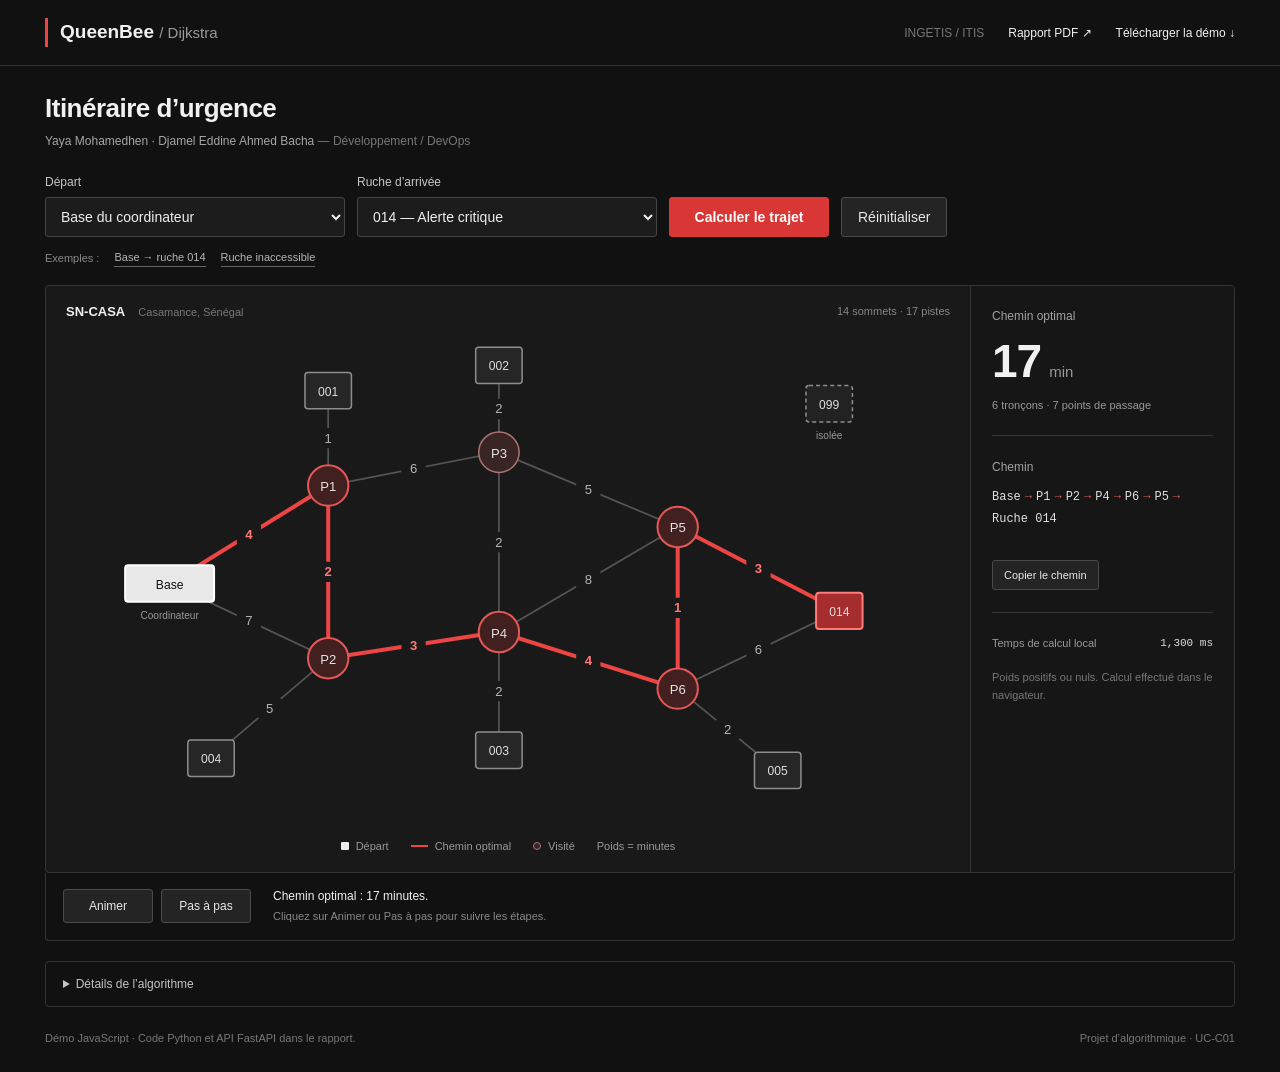
<file: index.html>
<!doctype html>
<html lang="fr">
<head>
  <meta charset="UTF-8">
  <meta name="viewport" content="width=device-width, initial-scale=1">
  <meta name="theme-color" content="#111111">
  <meta name="description" content="Démonstration de l’algorithme de Dijkstra sur le graphe QueenBee SN-CASA.">
  <title>QueenBee — Dijkstra</title>
  <link rel="icon" href="data:image/svg+xml,%3Csvg xmlns='http://www.w3.org/2000/svg' viewBox='0 0 32 32'%3E%3Crect width='32' height='32' rx='3' fill='%23111111'/%3E%3Cpath d='M9 7h9a6 6 0 0 1 0 12h-3l7 6h-7l-6-6z' fill='%23ed4444'/%3E%3C/svg%3E">
  <link rel="stylesheet" href="./style.css">
</head>
<body>
  <a class="skip" href="#demo">Aller au graphe</a>
  <header>
    <a class="brand" href="#">QueenBee <span>/ Dijkstra</span></a>
    <div class="header-links"><span>INGETIS / ITIS</span><a class="report-link" href="./rapport-queenbee.pdf" target="_blank" rel="noopener">Rapport PDF ↗</a><a class="download-demo" href="./queenbee-demo.html" download="QueenBee_Demo_Dijkstra.html">Télécharger la démo ↓</a></div>
  </header>
  <main>
    <div class="page-title"><h1>Itinéraire d’urgence</h1><p>Yaya Mohamedhen · Djamel Eddine Ahmed Bacha <span>— Développement / DevOps</span></p></div>
    <form id="routing-form" class="controls">
      <div class="field"><label for="start-select">Départ</label><select id="start-select"><option value="COORD-SN-CASA">Base du coordinateur</option><option value="P1">Carrefour P1</option><option value="P2">Carrefour P2</option><option value="P3">Carrefour P3</option><option value="P4">Carrefour P4</option><option value="P5">Carrefour P5</option><option value="P6">Carrefour P6</option><option value="SN-CASA-014">Ruche 014</option></select></div>
      <div class="field"><label for="target-select">Ruche d’arrivée</label><select id="target-select"><option value="SN-CASA-014">014 — Alerte critique</option><option value="SN-CASA-001">001</option><option value="SN-CASA-002">002</option><option value="SN-CASA-003">003</option><option value="SN-CASA-004">004</option><option value="SN-CASA-005">005</option><option value="SN-CASA-099">099 — Inaccessible</option></select></div>
      <button class="primary" type="submit">Calculer le trajet</button><button id="reset-button" type="button">Réinitialiser</button>
      <div class="examples"><span>Exemples :</span><button id="scenario-alert" type="button">Base → ruche 014</button><button id="scenario-isolated" type="button">Ruche inaccessible</button></div>
    </form>
    <section id="demo" class="demo" aria-label="Calcul d’itinéraire sur le site SN-CASA">
      <div class="graph-column"><div class="graph-heading"><h2>SN-CASA <span>Casamance, Sénégal</span></h2><span>14 sommets · 17 pistes</span></div>
        <svg id="network" viewBox="0 0 840 495" role="group" aria-label="Graphe du site SN-CASA. Cliquez sur une ruche pour la choisir."><g id="graph-edges"></g><g id="graph-labels"></g><g id="graph-nodes"></g></svg>
        <div class="legend"><span><i class="legend-source"></i>Départ</span><span><i class="legend-route"></i>Chemin optimal</span><span><i class="legend-visited"></i>Visité</span><span>Poids = minutes</span></div>
      </div>
      <aside class="result-panel" aria-live="polite"><h2 id="result-title">Résultat</h2><div class="cost"><strong id="total-cost">17</strong><span id="cost-unit">min</span></div><p id="result-details">6 tronçons · 7 points de passage</p><div class="result-divider"></div><h3>Chemin</h3><div id="route-nodes">Base → P1 → P2 → P4 → P6 → P5 → Ruche 014</div><button id="copy-route" class="small-button" type="button">Copier le chemin</button><div class="result-divider"></div><div class="time"><span>Temps de calcul local</span><strong id="compute-time">—</strong></div><p class="result-note" id="result-note">Le trajet le plus rapide peut passer par un détour.</p></aside>
    </section>
    <div class="playback"><div class="playback-buttons"><button id="animate-button" type="button">Animer</button><button id="step-button" type="button">Pas à pas</button></div><div class="step-status"><strong id="step-title">Chemin optimal : 17 minutes.</strong><span id="step-caption">Cliquez sur Animer pour suivre les étapes.</span></div></div>
    <details class="algorithm-details" id="algorithm-details"><summary>Détails de l’algorithme</summary><div class="algorithm-content"><div class="pseudocode" aria-label="Pseudocode de Dijkstra"><div data-code="init"><span>1</span><code>distance[départ] = 0</code></div><div data-code="init"><span>2</span><code>tas.ajouter(0, départ)</code></div><div data-code="visit"><span>3</span><code>tant que le tas n’est pas vide :</code></div><div data-code="visit"><span>4</span><code>  coût, point = tas.extraire_min()</code></div><div data-code="relax"><span>5</span><code>  pour chaque voisin du point :</code></div><div data-code="relax"><span>6</span><code>    si le trajet est plus court :</code></div><div data-code="relax"><span>7</span><code>      actualiser distance et prédécesseur</code></div><div data-code="relax"><span>8</span><code>      tas.ajouter(distance, voisin)</code></div><div data-code="done"><span>9</span><code>reconstituer le chemin</code></div></div><div class="queue"><h3>File de priorité <span id="queue-count">0 élément</span></h3><div id="queue-items"></div><p>Tas binaire et Dijkstra codés à la main.<br>Complexité sur un graphe simple : <code>O((V + E) log V)</code>.</p></div></div></details>
    <footer><p>Démo JavaScript · Code Python et API FastAPI dans le rapport.</p><span class="report-caption">Projet d’algorithmique · UC-C01</span></footer>
  </main>
  <div id="toast" role="status"></div>
  <script type="module" src="./app.mjs"></script>
</body>
</html>
</file>
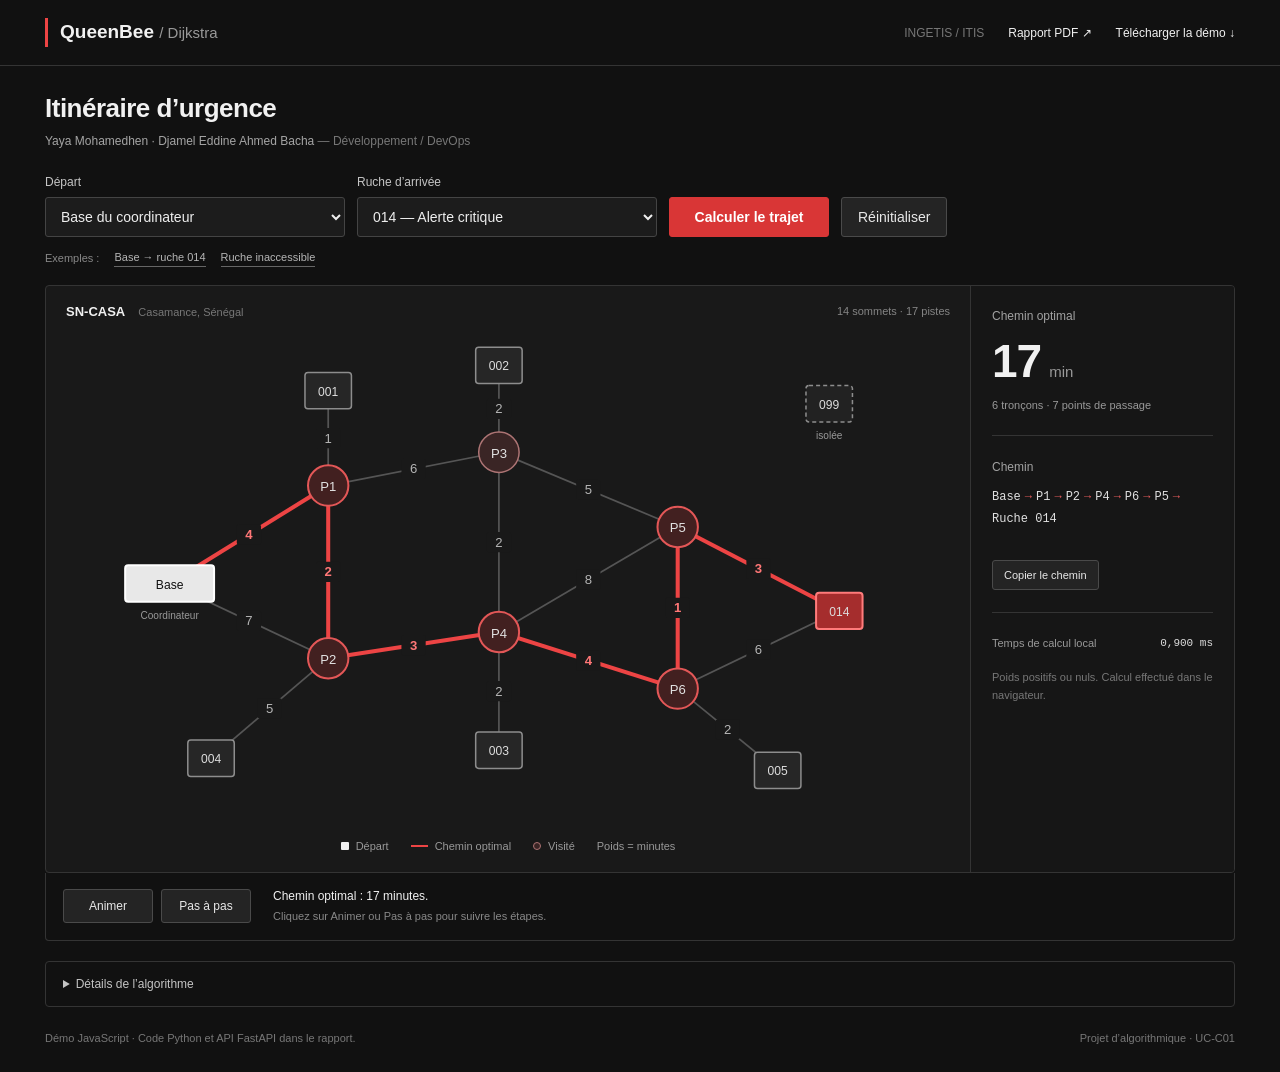
<file: queenbee-demo.html>
<!doctype html>
<html lang="fr">
<head>
  <meta charset="UTF-8">
  <meta name="viewport" content="width=device-width, initial-scale=1">
  <meta name="theme-color" content="#111111">
  <meta name="description" content="Démonstration de l’algorithme de Dijkstra sur le graphe QueenBee SN-CASA.">
  <title>QueenBee — Dijkstra</title>
  <link rel="icon" href="data:image/svg+xml,%3Csvg xmlns='http://www.w3.org/2000/svg' viewBox='0 0 32 32'%3E%3Crect width='32' height='32' rx='3' fill='%23111111'/%3E%3Cpath d='M9 7h9a6 6 0 0 1 0 12h-3l7 6h-7l-6-6z' fill='%23ed4444'/%3E%3C/svg%3E">
  <style>:root{color-scheme:dark;--bg:#111;--panel:#191919;--line:#343434;--text:#f1f1f1;--muted:#a5a5a5;--red:#ed4444;--red-dark:#321c1c;font-family:Arial,Helvetica,sans-serif}
*{box-sizing:border-box}body{margin:0;background:var(--bg);color:var(--text);font-size:14px;line-height:1.5}button,select{font:inherit}a{color:inherit;text-decoration:none}button,a,select{touch-action:manipulation}button:focus-visible,a:focus-visible,select:focus-visible,summary:focus-visible,[role=button]:focus-visible{outline:2px solid var(--red);outline-offset:4px}.skip{position:fixed;left:16px;top:-80px;padding:10px 15px;background:var(--red);z-index:9}.skip:focus{top:10px}
header{min-height:66px;padding:16px max(28px,calc((100% - 1190px)/2));border-bottom:1px solid var(--line);display:flex;justify-content:space-between;align-items:center;gap:25px}.brand{font-size:19px;font-weight:700;white-space:nowrap;border-left:3px solid var(--red);padding-left:12px}.brand span{font-weight:400;color:#999;font-size:15px}.header-links{display:flex;align-items:center;gap:24px;font-size:12px}.header-links>span{color:#777}.header-links a:hover{color:var(--red)}
main{max-width:1190px;margin:0 auto;padding:27px 0 0}.page-title{margin-bottom:23px}h1{font-size:26px;line-height:1.2;letter-spacing:-.5px;margin:0 0 8px;font-weight:600}.page-title p{color:var(--muted);font-size:12px;margin:0}.page-title p span{color:#777}
.controls{display:flex;align-items:flex-end;gap:12px;flex-wrap:wrap;margin:0 0 18px}.field{flex:1;min-width:180px;max-width:300px}label{display:block;margin:0 0 6px;color:#c5c5c5;font-size:12px}select{height:40px;border:1px solid #444;border-radius:3px;background:#1c1c1c;padding:0 32px 0 11px;color:#eee;width:100%;cursor:pointer}button{height:40px;border:1px solid #4a4a4a;border-radius:3px;background:#242424;color:#e8e8e8;padding:0 16px;cursor:pointer;white-space:nowrap}button:hover{background:#303030;border-color:#777}button:disabled{opacity:.4;cursor:default}button.primary{background:#d93636;border-color:#d93636;color:white;font-weight:600;min-width:160px}button.primary:hover{background:#ed4444;border-color:#ed4444}.examples{width:100%;display:flex;align-items:center;gap:15px;font-size:11px;margin-top:0;color:#888}.examples button{height:auto;padding:0;border:0;border-bottom:1px solid #666;border-radius:0;background:transparent;font-size:11px;color:#b5b5b5}.examples button:hover{color:#fff;border-color:var(--red)}
.demo{border:1px solid var(--line);border-radius:4px;background:var(--panel);display:grid;grid-template-columns:minmax(0,1fr) 264px;overflow:hidden}.graph-column{min-width:0}.graph-heading{padding:16px 20px 0;display:flex;justify-content:space-between;align-items:center;gap:14px}.graph-heading h2{margin:0;font-size:13px;font-weight:600}.graph-heading h2 span{font-weight:400;color:#777;font-size:11px;margin-left:10px}.graph-heading>span{font-size:11px;color:#858585;white-space:nowrap}#network{width:100%;height:auto;max-height:500px;display:block;margin:8px 0 0}.edge{stroke:#555;stroke-width:1.7;transition:stroke .15s}.edge.route{stroke:var(--red);stroke-width:4}.edge.explored{stroke:#936161;stroke-width:2}.edge.pending{stroke:#ff8888;stroke-width:3;stroke-dasharray:5 4}.edge-label-bg{fill:var(--panel)}.edge-weight{font-size:13px;fill:#b5b5b5;text-anchor:middle;dominant-baseline:central}.edge-weight.route{fill:#ff7777;font-weight:700}.node-circle{fill:#262626;stroke:#888;stroke-width:1.5}.junction-text{font-size:13px;fill:#e2e2e2;text-anchor:middle;dominant-baseline:central}.node.visited .node-circle{fill:#3a2525;stroke:#ad7474}.node.on-route .node-circle{fill:#422020;stroke:#e35757;stroke-width:2}.node.current .node-circle{fill:#d63838;stroke:#ff9898;stroke-width:3}.node.hive{cursor:pointer}.hive-shape{fill:#262626;stroke:#8d8d8d;stroke-width:1.5}.hive-text{fill:#ddd;font-size:12px;text-anchor:middle;dominant-baseline:central}.node.hive:hover .hive-shape{stroke:#eee;stroke-width:2.5}.node.hive.target .hive-shape{stroke:var(--red);stroke-width:2.5}.node.hive.on-route .hive-shape{fill:#a52d2d;stroke:#ff7b7b;stroke-width:2}.node.hive.isolated .hive-shape{stroke-dasharray:4 3;fill:#222}.isolated-note{fill:#999;font-size:10px;text-anchor:middle}.base-shape{fill:#292929;stroke:#aaa;stroke-width:1.5}.base-text{fill:#eee;font-size:12px;text-anchor:middle;dominant-baseline:central}.base-subtext{fill:#999;font-size:10px;text-anchor:middle}.node.source .node-circle,.node.source .hive-shape,.node.source .base-shape{fill:#e8e8e8;stroke:#fff;stroke-width:2}.node.source .junction-text,.node.source .hive-text,.node.source .base-text{fill:#111}.distance-label{fill:#ff9292;font-size:11px;text-anchor:middle}.legend{display:flex;justify-content:center;gap:22px;align-items:center;flex-wrap:wrap;padding:9px 16px 17px;color:#999;font-size:11px}.legend span{display:flex;align-items:center;gap:7px}.legend i{display:inline-block;width:8px;height:8px}.legend-source{background:#eee;border-radius:1px}.legend-route{height:2px!important;width:17px!important;background:var(--red)}.legend-visited{border:1px solid #ad7474;background:#3a2525;border-radius:50%}
.result-panel{border-left:1px solid var(--line);padding:21px;background:#161616}.result-panel h2,.result-panel h3{font-size:12px;font-weight:500;color:#a2a2a2;margin:0}.cost{display:flex;align-items:baseline;gap:8px;margin-top:10px}.cost strong{font-size:46px;letter-spacing:-1px;font-weight:600;line-height:1.15}.cost span{font-size:15px;color:#999}.cost.unreachable strong{font-size:23px;color:#ff6d6d;letter-spacing:0;margin:8px 0}.cost.unreachable span{display:none}#result-details{font-size:11px;color:#999;margin:9px 0 0}.result-divider{border-top:1px solid var(--line);margin:22px 0}.result-panel h3{margin-bottom:10px}#route-nodes{font:12px/1.85 ui-monospace,SFMono-Regular,Consolas,monospace;color:#e0e0e0;overflow-wrap:anywhere;min-height:62px}.route-arrow{color:#e65c5c;margin:0 4px}.small-button{font-size:11px;height:30px;padding:0 11px;margin-top:12px}.time{font-size:11px;display:flex;justify-content:space-between;gap:10px;color:#999}.time strong{font-family:ui-monospace,monospace;font-size:11px;color:#ddd;font-weight:400}.result-note{font-size:11px;line-height:1.7;color:#777;margin:16px 0 0}
.playback{border:1px solid var(--line);border-top:0;padding:14px 17px;display:flex;align-items:center;gap:22px;border-radius:0 0 4px 4px}.playback-buttons{display:flex;gap:8px;flex-shrink:0}.playback-buttons button{font-size:12px;height:34px;min-width:90px}.step-status strong{font-size:12px;display:block;font-weight:500}.step-status>span{font-size:11px;color:#888}.algorithm-details{margin:20px 0 0;border:1px solid var(--line);border-radius:4px}.algorithm-details summary{padding:13px 17px;font-size:12px;cursor:pointer;color:#c4c4c4}.algorithm-details summary:hover{color:#fff}.algorithm-content{border-top:1px solid var(--line);padding:20px;display:grid;grid-template-columns:1.3fr 1fr;gap:30px}.pseudocode{overflow-x:auto}.pseudocode>div{display:flex;gap:16px;white-space:pre;padding:4px 10px;font-size:12px}.pseudocode>div.active{background:#382020;border-left:2px solid var(--red);padding-left:8px}.pseudocode>div>span{color:#777;user-select:none}.pseudocode code{color:#ccc;font:11px/1.6 ui-monospace,monospace}.queue h3{font-size:12px;font-weight:500;margin:0 0 13px;color:#ccc}.queue h3 span{font-size:11px;color:#888;margin-left:12px}#queue-items{display:flex;flex-wrap:wrap;align-items:center;gap:7px;min-height:65px}.queue-pill{font:11px ui-monospace,monospace;padding:7px 9px;border:1px solid #444;border-radius:3px;color:#ccc}.queue-pill:first-child{border-color:#b94a4a}.queue-pill strong{margin-left:7px;color:#ff8181;font-weight:400}.queue-empty{font-size:11px;color:#888}.queue p{margin:18px 0 0;font-size:11px;line-height:1.9;color:#888}.queue p code{color:#bbb;font-size:11px}footer{padding:23px 0 26px;display:flex;justify-content:space-between;align-items:center;gap:20px;font-size:11px;color:#777}footer p{margin:0}#toast{position:fixed;bottom:24px;left:50%;transform:translateX(-50%);max-width:calc(100% - 30px);padding:10px 17px;background:#eee;color:#111;font-size:12px;border-radius:3px;opacity:0;pointer-events:none;z-index:10}#toast.visible{opacity:1}
@media(max-width:1250px){main{margin:0 28px}header{padding:16px 28px}}
@media(max-width:900px){header{padding:16px 22px}.header-links>span{display:none}.header-links{gap:18px}main{margin:0 22px}.field{min-width:150px}.controls{gap:10px}.controls button.primary{min-width:145px}.controls>button{padding:0 12px;font-size:12px}.demo{grid-template-columns:minmax(0,1fr) 225px}.result-panel{padding:18px}.graph-heading{padding:15px 15px 0}.graph-heading h2 span{display:none}.graph-heading>span{font-size:10px}#network{min-height:290px}.legend{gap:15px;font-size:10px}.cost strong{font-size:40px}.time{font-size:10px}.time strong{font-size:10px}.algorithm-content{gap:20px;padding:16px}.pseudocode code{font-size:10px}}
@media(max-width:650px){header{padding:14px 17px;gap:15px;min-height:60px}.brand{font-size:17px;padding-left:9px}.brand span{font-size:12px}.header-links{font-size:11px;gap:12px}.header-links .download-demo{display:none}main{margin:0 16px;padding-top:23px}.page-title{margin-bottom:20px}h1{font-size:24px}.page-title p{font-size:11px;line-height:1.9}.page-title p span{display:block}.controls{display:grid;grid-template-columns:1fr 1fr;gap:11px}.field{min-width:0;max-width:none}label{font-size:11px}select{font-size:12px;padding-left:8px}.controls button.primary{min-width:0}.controls>button{height:39px}.examples{grid-column:1/-1;gap:13px;flex-wrap:wrap;margin-top:1px}.examples,.examples button{font-size:10px}.demo{grid-template-columns:1fr}.graph-heading{padding:15px 14px 0}.graph-heading>span{font-size:10px}#network{min-height:235px;margin-top:13px}.legend{gap:16px;font-size:10px;padding-bottom:16px}.result-panel{border-left:0;border-top:1px solid var(--line);padding:17px;display:grid;grid-template-columns:1fr 1fr;gap:0 16px}.result-panel h2{grid-column:1;grid-row:1}.cost{grid-column:1;grid-row:2;margin-top:7px}#result-details{grid-column:1;grid-row:3;font-size:10px;margin:5px 0 0}.result-panel .result-divider{display:none}.result-panel h3{grid-column:2;grid-row:1;margin:0}#route-nodes{grid-column:2;grid-row:2/4;font-size:10px;line-height:1.9;margin-top:8px;min-height:0}.small-button{grid-column:2;grid-row:4;justify-self:start;font-size:10px;margin-top:10px;height:28px}.time{grid-column:1;grid-row:4;align-self:center;font-size:9px;display:block}.time strong{display:block;margin-top:4px}.result-note{grid-column:1/-1;margin-top:15px;font-size:10px;max-width:none}.cost strong{font-size:38px}.cost span{font-size:13px}.cost.unreachable strong{font-size:21px}.playback{display:block;padding:14px}.playback-buttons{gap:8px}.playback-buttons button{font-size:11px;height:33px;flex:1}.step-status{margin-top:12px;min-height:38px}.step-status strong{font-size:11px}.step-status>span{font-size:10px}.algorithm-details{margin-top:16px}.algorithm-content{display:block;padding:16px 12px}.pseudocode>div{font-size:10px;gap:12px;padding-right:0;padding-left:5px}.pseudocode>div.active{padding-left:3px}.pseudocode code{font-size:10px}.queue{border-top:1px solid var(--line);margin:20px 4px 0;padding-top:17px}.queue p{margin-top:13px}footer{display:block;font-size:10px;line-height:1.8;padding:20px 0}footer>span{display:block;margin-top:4px}#toast{font-size:11px;width:max-content;max-width:calc(100% - 32px)}}
@media(prefers-reduced-motion:reduce){*{transition:none!important;scroll-behavior:auto!important}}

.route-point{display:inline-block;white-space:nowrap}
</style>
</head>
<body>
  <a class="skip" href="#demo">Aller au graphe</a>
  <header>
    <a class="brand" href="#">QueenBee <span>/ Dijkstra</span></a>
    <div class="header-links"><span>INGETIS / ITIS</span><a class="report-link" href="./rapport-queenbee.pdf" target="_blank" rel="noopener">Rapport PDF ↗</a><a class="download-demo" href="./queenbee-demo.html" download="QueenBee_Demo_Dijkstra.html">Télécharger la démo ↓</a></div>
  </header>
  <main>
    <div class="page-title"><h1>Itinéraire d’urgence</h1><p>Yaya Mohamedhen · Djamel Eddine Ahmed Bacha <span>— Développement / DevOps</span></p></div>
    <form id="routing-form" class="controls">
      <div class="field"><label for="start-select">Départ</label><select id="start-select"><option value="COORD-SN-CASA">Base du coordinateur</option><option value="P1">Carrefour P1</option><option value="P2">Carrefour P2</option><option value="P3">Carrefour P3</option><option value="P4">Carrefour P4</option><option value="P5">Carrefour P5</option><option value="P6">Carrefour P6</option><option value="SN-CASA-014">Ruche 014</option></select></div>
      <div class="field"><label for="target-select">Ruche d’arrivée</label><select id="target-select"><option value="SN-CASA-014">014 — Alerte critique</option><option value="SN-CASA-001">001</option><option value="SN-CASA-002">002</option><option value="SN-CASA-003">003</option><option value="SN-CASA-004">004</option><option value="SN-CASA-005">005</option><option value="SN-CASA-099">099 — Inaccessible</option></select></div>
      <button class="primary" type="submit">Calculer le trajet</button><button id="reset-button" type="button">Réinitialiser</button>
      <div class="examples"><span>Exemples :</span><button id="scenario-alert" type="button">Base → ruche 014</button><button id="scenario-isolated" type="button">Ruche inaccessible</button></div>
    </form>
    <section id="demo" class="demo" aria-label="Calcul d’itinéraire sur le site SN-CASA">
      <div class="graph-column"><div class="graph-heading"><h2>SN-CASA <span>Casamance, Sénégal</span></h2><span>14 sommets · 17 pistes</span></div>
        <svg id="network" viewBox="0 0 840 495" role="group" aria-label="Graphe du site SN-CASA. Cliquez sur une ruche pour la choisir."><g id="graph-edges"></g><g id="graph-labels"></g><g id="graph-nodes"></g></svg>
        <div class="legend"><span><i class="legend-source"></i>Départ</span><span><i class="legend-route"></i>Chemin optimal</span><span><i class="legend-visited"></i>Visité</span><span>Poids = minutes</span></div>
      </div>
      <aside class="result-panel" aria-live="polite"><h2 id="result-title">Résultat</h2><div class="cost"><strong id="total-cost">17</strong><span id="cost-unit">min</span></div><p id="result-details">6 tronçons · 7 points de passage</p><div class="result-divider"></div><h3>Chemin</h3><div id="route-nodes">Base → P1 → P2 → P4 → P6 → P5 → Ruche 014</div><button id="copy-route" class="small-button" type="button">Copier le chemin</button><div class="result-divider"></div><div class="time"><span>Temps de calcul local</span><strong id="compute-time">—</strong></div><p class="result-note" id="result-note">Le trajet le plus rapide peut passer par un détour.</p></aside>
    </section>
    <div class="playback"><div class="playback-buttons"><button id="animate-button" type="button">Animer</button><button id="step-button" type="button">Pas à pas</button></div><div class="step-status"><strong id="step-title">Chemin optimal : 17 minutes.</strong><span id="step-caption">Cliquez sur Animer pour suivre les étapes.</span></div></div>
    <details class="algorithm-details" id="algorithm-details"><summary>Détails de l’algorithme</summary><div class="algorithm-content"><div class="pseudocode" aria-label="Pseudocode de Dijkstra"><div data-code="init"><span>1</span><code>distance[départ] = 0</code></div><div data-code="init"><span>2</span><code>tas.ajouter(0, départ)</code></div><div data-code="visit"><span>3</span><code>tant que le tas n’est pas vide :</code></div><div data-code="visit"><span>4</span><code>  coût, point = tas.extraire_min()</code></div><div data-code="relax"><span>5</span><code>  pour chaque voisin du point :</code></div><div data-code="relax"><span>6</span><code>    si le trajet est plus court :</code></div><div data-code="relax"><span>7</span><code>      actualiser distance et prédécesseur</code></div><div data-code="relax"><span>8</span><code>      tas.ajouter(distance, voisin)</code></div><div data-code="done"><span>9</span><code>reconstituer le chemin</code></div></div><div class="queue"><h3>File de priorité <span id="queue-count">0 élément</span></h3><div id="queue-items"></div><p>Tas binaire et Dijkstra codés à la main.<br>Complexité sur un graphe simple : <code>O((V + E) log V)</code>.</p></div></div></details>
    <footer><p>Démo JavaScript · Code Python et API FastAPI dans le rapport.</p><span class="report-caption">Projet d’algorithmique · UC-C01</span></footer>
  </main>
  <div id="toast" role="status"></div>
  <script>class MinHeap {
  constructor() { this.data = []; }
  get size() { return this.data.length; }
  push(priority, value) {
    this.data.push({priority, value});
    let i = this.data.length - 1;
    while (i > 0) {
      const p = Math.floor((i - 1) / 2);
      if (this.data[p].priority <= this.data[i].priority) break;
      [this.data[p], this.data[i]] = [this.data[i], this.data[p]];
      i = p;
    }
  }
  pop() {
    if (!this.size) throw new Error('Tas vide');
    const root = this.data[0], last = this.data.pop();
    if (this.size) {
      this.data[0] = last;
      let i = 0;
      while (true) {
        let smallest = i;
        const left = i * 2 + 1, right = left + 1;
        if (left < this.size && this.data[left].priority < this.data[smallest].priority) smallest = left;
        if (right < this.size && this.data[right].priority < this.data[smallest].priority) smallest = right;
        if (smallest === i) break;
        [this.data[i], this.data[smallest]] = [this.data[smallest], this.data[i]];
        i = smallest;
      }
    }
    return root;
  }
}

const NODES = [
  {id:'COORD-SN-CASA', x:85,y:252,type:'base',label:'Base'},
  {id:'P1',x:242,y:155,type:'junction'}, {id:'P2',x:242,y:326,type:'junction'},
  {id:'P3',x:411,y:122,type:'junction'}, {id:'P4',x:411,y:300,type:'junction'},
  {id:'P5',x:588,y:196,type:'junction'}, {id:'P6',x:588,y:356,type:'junction'},
  {id:'SN-CASA-001',x:242,y:61,type:'hive',label:'001'},
  {id:'SN-CASA-002',x:411,y:36,type:'hive',label:'002'},
  {id:'SN-CASA-003',x:411,y:417,type:'hive',label:'003'},
  {id:'SN-CASA-004',x:126,y:425,type:'hive',label:'004'},
  {id:'SN-CASA-005',x:687,y:437,type:'hive',label:'005'},
  {id:'SN-CASA-014',x:748,y:279,type:'hive',label:'014'},
  {id:'SN-CASA-099',x:738,y:74,type:'hive',label:'099',isolated:true}
];
const EDGES = [
  ['COORD-SN-CASA','P1',4],['COORD-SN-CASA','P2',7],['P1','P2',2],
  ['P1','P3',6],['P2','P4',3],['P3','P4',2],['P3','P5',5],
  ['P4','P5',8],['P4','P6',4],['P5','P6',1],
  ['P1','SN-CASA-001',1],['P3','SN-CASA-002',2],['P4','SN-CASA-003',2],
  ['P2','SN-CASA-004',5],['P6','SN-CASA-005',2],
  ['P5','SN-CASA-014',3],['P6','SN-CASA-014',6]
];

function makeGraph(nodes = NODES, edges = EDGES) {
  const graph = new Map(nodes.map(n => [typeof n === 'string' ? n : n.id, new Map()]));
  for (const [u,v,w] of edges) {
    if (!Number.isFinite(w) || w < 0) throw new Error('Poids positif ou nul requis');
    if (!graph.has(u)) graph.set(u, new Map());
    if (!graph.has(v)) graph.set(v, new Map());
    const best = Math.min(graph.get(u).get(v) ?? Infinity, w);
    graph.get(u).set(v, best); graph.get(v).set(u, best);
  }
  return graph;
}

function dijkstra(graph, source, target, trace = false) {
  if (!graph.has(source) || !graph.has(target)) throw new Error('Sommet inconnu');
  const dist = new Map([...graph.keys()].map(n => [n, Infinity]));
  const prev = new Map(), visited = new Set(), heap = new MinHeap(), frames = [];
  dist.set(source, 0); heap.push(0,source);
  function frame(phase, current = null, neighbor = null) {
    if (!trace) return;
    frames.push({phase,current,neighbor,dist:Object.fromEntries(dist),visited:[...visited],queue:heap.data.filter(n => !visited.has(n.value)).map(n => ({...n}))});
  }
  frame('init');
  while (heap.size) {
    const {priority:cost, value:u} = heap.pop();
    if (visited.has(u)) continue;
    visited.add(u); frame('visit', u);
    if (u === target) break;
    for (const [v,w] of graph.get(u)) {
      if (!visited.has(v) && cost + w < dist.get(v)) {
        dist.set(v, cost+w); prev.set(v,u); heap.push(cost+w,v);
        frame('relax', u, v);
      }
    }
  }
  const path = [];
  if (Number.isFinite(dist.get(target))) {
    for (let n=target; n!==undefined; n=prev.get(n)) path.push(n);
    path.reverse();
  }
  frame('done',target);
  return {cost:dist.get(target), path, frames, visited:[...visited]};
}


const $ = id => document.getElementById(id);
const graph = makeGraph();
const nodes = new Map(NODES.map(n => [n.id, n]));
const short = id => id === 'COORD-SN-CASA' ? 'Base' : id.startsWith('SN-CASA-') ? `Ruche ${id.slice(-3)}` : id;
const edgeKey = (a,b) => [a,b].sort().join('|');
let result = null, step = 0, elapsed = 0, timer = null, playing = false;

function svg(tag, attrs, parent, text) {
  const el = document.createElementNS('http://www.w3.org/2000/svg', tag);
  for (const [key,value] of Object.entries(attrs)) el.setAttribute(key,String(value));
  if (text !== undefined) el.textContent = text;
  parent.append(el);
  return el;
}
function drawGraph() {
  for (const [u,v,w] of EDGES) {
    const a=nodes.get(u), b=nodes.get(v), k=edgeKey(u,v);
    svg('line',{x1:a.x,y1:a.y,x2:b.x,y2:b.y,class:'edge','data-edge':k},$('graph-edges'));
    const x=(a.x+b.x)/2, y=(a.y+b.y)/2;
    svg('rect',{x:x-12,y:y-10,width:24,height:20,rx:2,class:'edge-label-bg'},$('graph-labels'));
    svg('text',{x,y,class:'edge-weight','data-weight':k},$('graph-labels'),w);
  }
  for (const n of NODES) {
    const g=svg('g',{transform:`translate(${n.x} ${n.y})`,class:`node ${n.type}${n.isolated?' isolated':''}`,'data-node':n.id},$('graph-nodes'));
    if (n.type==='junction') {
      svg('circle',{r:20,class:'node-circle'},g);
      svg('text',{class:'junction-text',y:1},g,n.id);
    } else if (n.type==='base') {
      svg('rect',{x:-44,y:-18,width:88,height:36,rx:3,class:'base-shape'},g);
      svg('text',{class:'base-text',y:1},g,'Base');
      svg('text',{class:'base-subtext',y:35},g,'Coordinateur');
    } else {
      g.setAttribute('role','button');
      g.setAttribute('tabindex','0');
      g.setAttribute('aria-label',`Choisir la ruche ${n.label}${n.isolated?', inaccessible':''}`);
      svg('rect',{x:-23,y:-18,width:46,height:36,rx:3,class:'hive-shape'},g);
      svg('text',{class:'hive-text',y:1},g,n.label);
      if(n.isolated) svg('text',{class:'isolated-note',y:35},g,'isolée');
      const choose=()=>{$('target-select').value=n.id;pending();};
      g.addEventListener('click',choose);
      g.addEventListener('keydown',e=>{if(e.key==='Enter'||e.key===' '){e.preventDefault();choose();}});
    }
    svg('text',{class:'distance-label',y:-29,'data-distance':n.id},g,'');
  }
}
function stop() {
  clearTimeout(timer);
  timer=null; playing=false;
  $('animate-button').textContent='Animer';
}
function paint(frame=null, complete=false) {
  const visited=new Set(frame?.visited ?? []);
  const path=complete ? result.path : [];
  const pathNodes=new Set(path);
  const pathEdges=new Set(path.slice(1).map((n,i)=>edgeKey(path[i],n)));
  document.querySelectorAll('[data-node]').forEach(el=>{
    const id=el.getAttribute('data-node');
    el.classList.toggle('visited',visited.has(id));
    el.classList.toggle('on-route',pathNodes.has(id));
    el.classList.toggle('current',!complete&&frame?.current===id);
    el.classList.toggle('source',id===$('start-select').value);
    el.classList.toggle('target',id===$('target-select').value);
  });
  document.querySelectorAll('[data-edge]').forEach(el=>{
    const key=el.getAttribute('data-edge'), [u,v]=key.split('|');
    el.classList.toggle('route',pathEdges.has(key));
    el.classList.toggle('explored',!complete&&(visited.has(u)||visited.has(v)));
    el.classList.toggle('pending',!complete&&!!frame?.neighbor&&key===edgeKey(frame.current,frame.neighbor));
  });
  document.querySelectorAll('[data-weight]').forEach(el=>el.classList.toggle('route',pathEdges.has(el.getAttribute('data-weight'))));
  document.querySelectorAll('[data-distance]').forEach(el=>{
    const value=frame?.dist[el.getAttribute('data-distance')];
    el.textContent=!frame||complete ? '' : Number.isFinite(value) ? `${value} min` : '∞';
  });
}
function routeText(path) {
  const container=$('route-nodes'); container.replaceChildren();
  path.forEach((n,i)=>{
    if(i){const arrow=document.createElement('span');arrow.className='route-arrow';arrow.textContent='→';container.append(arrow);}
    const point=document.createElement('span');point.className='route-point';point.textContent=short(n);container.append(point);
  });
}
function queue(frame=null, complete=false) {
  document.querySelectorAll('[data-code]').forEach(el=>el.classList.toggle('active',!!frame&&el.getAttribute('data-code')===frame.phase));
  const entries=complete ? [] : frame?.queue ?? [];
  $('queue-count').textContent=`${entries.length} élément${entries.length===1?'':'s'}`;
  $('queue-items').replaceChildren();
  if(!entries.length){const empty=document.createElement('span');empty.className='queue-empty';empty.textContent=complete?'Calcul terminé.':'Lancez l’animation pour voir le tas.';$('queue-items').append(empty);}
  for(const n of entries){
    const pill=document.createElement('span');pill.className='queue-pill';pill.append(short(n.value));
    const cost=document.createElement('strong');cost.textContent=`${n.priority} min`;pill.append(cost);$('queue-items').append(pill);
  }
}
function pending() {
  stop(); result=null; paint(); queue();
  $('animate-button').disabled=true;$('step-button').disabled=true;$('copy-route').disabled=true;
  $('result-title').textContent='À calculer';$('total-cost').textContent='—';$('cost-unit').textContent='min';
  document.querySelector('.cost').classList.remove('unreachable');
  $('result-details').textContent='';$('route-nodes').textContent='Cliquez sur « Calculer le trajet ».';$('compute-time').textContent='—';
  $('result-note').textContent='Les pistes et leurs poids sont ceux du rapport.';
  $('step-title').textContent='Paramètres modifiés.';$('step-caption').textContent='Calculez le trajet pour afficher le résultat.';
}
function calculate() {
  stop();
  const start=$('start-select').value,target=$('target-select').value,t0=performance.now();
  dijkstra(graph,start,target);
  elapsed=performance.now()-t0;
  result=dijkstra(graph,start,target,true);step=result.frames.length-1;
  $('animate-button').disabled=false;$('step-button').disabled=false;
  render();
}
function render() {
  const f=result.frames[step], complete=f.phase==='done', reachable=Number.isFinite(result.cost);
  paint(f,complete);queue(f,complete);
  $('result-title').textContent=complete?(reachable?'Chemin optimal':'Aucun chemin'):'Calcul en cours';
  $('total-cost').textContent=complete?(reachable?String(result.cost):'Inaccessible'):'—';
  $('cost-unit').textContent='min';
  document.querySelector('.cost').classList.toggle('unreachable',complete&&!reachable);
  $('result-details').textContent=complete&&reachable?`${result.path.length-1} tronçon${result.path.length===2?'':'s'} · ${result.path.length} point${result.path.length===1?'':'s'} de passage`:'';
  $('compute-time').textContent=`${elapsed.toLocaleString('fr-FR',{minimumFractionDigits:3,maximumFractionDigits:3})} ms`;
  $('copy-route').disabled=!complete||!reachable;
  if(complete&&reachable) routeText(result.path);
  else $('route-nodes').textContent=complete?'La ruche 099 n’est reliée à aucune piste.':'En cours…';
  $('result-note').textContent=complete&&!reachable?'Le tas est vide et la distance de la ruche reste infinie.':'Poids positifs ou nuls. Calcul effectué dans le navigateur.';
  let title='',caption=`Étape ${step+1}/${result.frames.length}`;
  if(f.phase==='init'){title='Initialisation des distances.';caption+=' — 0 au départ, ∞ ailleurs.';}
  if(f.phase==='visit'){title=`${short(f.current)} : distance fixée à ${f.dist[f.current]} min.`;caption+=' — Extraction du minimum.';}
  if(f.phase==='relax'){title=`${short(f.neighbor)} : meilleur trajet de ${f.dist[f.neighbor]} min.`;caption+=' — Mise à jour du prédécesseur.';}
  if(complete){title=reachable?`Chemin optimal : ${result.cost} minute${result.cost===1?'':'s'}.`:'Aucun itinéraire vers la ruche 099.';caption=reachable?'Cliquez sur Animer ou Pas à pas pour suivre les étapes.':'Un sommet isolé ne peut pas être atteint depuis la base.';}
  $('step-title').textContent=title;$('step-caption').textContent=caption;
}
function tick() {
  if(!playing)return;
  if(step<result.frames.length-1){step++;render();}
  if(step>=result.frames.length-1){stop();return;}
  timer=setTimeout(tick,400);
}
function animate() {
  if(!result)return;
  if(playing){stop();$('animate-button').textContent='Reprendre';return;}
  if(step===result.frames.length-1)step=0;
  playing=true;$('animate-button').textContent='Pause';render();timer=setTimeout(tick,400);
}
function example(target) {
  $('start-select').value='COORD-SN-CASA';$('target-select').value=target;calculate();
}
function toast(message) {
  $('toast').textContent=message;$('toast').classList.add('visible');setTimeout(()=>$('toast').classList.remove('visible'),2000);
}
$('routing-form').addEventListener('submit',e=>{e.preventDefault();calculate();});
$('start-select').addEventListener('change',pending);
$('target-select').addEventListener('change',pending);
$('animate-button').addEventListener('click',animate);
$('step-button').addEventListener('click',()=>{if(!result)return;stop();step=step===result.frames.length-1?0:step+1;render();});
$('reset-button').addEventListener('click',()=>example('SN-CASA-014'));
$('scenario-alert').addEventListener('click',()=>example('SN-CASA-014'));
$('scenario-isolated').addEventListener('click',()=>example('SN-CASA-099'));
$('copy-route').addEventListener('click',async()=>{
  if(!result||!Number.isFinite(result.cost))return;
  try{await navigator.clipboard.writeText(`${result.path.join(' → ')} · ${result.cost} min`);toast('Chemin copié.');}
  catch{toast('Copie indisponible. Le chemin est affiché dans le résultat.');}
});
drawGraph();calculate();
if(location.protocol==='file:') {
  document.querySelectorAll('.report-link').forEach(a=>a.href='./rapport-queenbee.pdf');
  const download=document.querySelector('.download-demo');if(download)download.hidden=true;
  document.querySelector('.report-caption').textContent='PDF du rapport à placer dans le même dossier.';
}
</script>
</body>
</html>
</file>
<file: style.css>
:root{color-scheme:dark;--bg:#111;--panel:#191919;--line:#343434;--text:#f1f1f1;--muted:#a5a5a5;--red:#ed4444;--red-dark:#321c1c;font-family:Arial,Helvetica,sans-serif}
*{box-sizing:border-box}body{margin:0;background:var(--bg);color:var(--text);font-size:14px;line-height:1.5}button,select{font:inherit}a{color:inherit;text-decoration:none}button,a,select{touch-action:manipulation}button:focus-visible,a:focus-visible,select:focus-visible,summary:focus-visible,[role=button]:focus-visible{outline:2px solid var(--red);outline-offset:4px}.skip{position:fixed;left:16px;top:-80px;padding:10px 15px;background:var(--red);z-index:9}.skip:focus{top:10px}
header{min-height:66px;padding:16px max(28px,calc((100% - 1190px)/2));border-bottom:1px solid var(--line);display:flex;justify-content:space-between;align-items:center;gap:25px}.brand{font-size:19px;font-weight:700;white-space:nowrap;border-left:3px solid var(--red);padding-left:12px}.brand span{font-weight:400;color:#999;font-size:15px}.header-links{display:flex;align-items:center;gap:24px;font-size:12px}.header-links>span{color:#777}.header-links a:hover{color:var(--red)}
main{max-width:1190px;margin:0 auto;padding:27px 0 0}.page-title{margin-bottom:23px}h1{font-size:26px;line-height:1.2;letter-spacing:-.5px;margin:0 0 8px;font-weight:600}.page-title p{color:var(--muted);font-size:12px;margin:0}.page-title p span{color:#777}
.controls{display:flex;align-items:flex-end;gap:12px;flex-wrap:wrap;margin:0 0 18px}.field{flex:1;min-width:180px;max-width:300px}label{display:block;margin:0 0 6px;color:#c5c5c5;font-size:12px}select{height:40px;border:1px solid #444;border-radius:3px;background:#1c1c1c;padding:0 32px 0 11px;color:#eee;width:100%;cursor:pointer}button{height:40px;border:1px solid #4a4a4a;border-radius:3px;background:#242424;color:#e8e8e8;padding:0 16px;cursor:pointer;white-space:nowrap}button:hover{background:#303030;border-color:#777}button:disabled{opacity:.4;cursor:default}button.primary{background:#d93636;border-color:#d93636;color:white;font-weight:600;min-width:160px}button.primary:hover{background:#ed4444;border-color:#ed4444}.examples{width:100%;display:flex;align-items:center;gap:15px;font-size:11px;margin-top:0;color:#888}.examples button{height:auto;padding:0;border:0;border-bottom:1px solid #666;border-radius:0;background:transparent;font-size:11px;color:#b5b5b5}.examples button:hover{color:#fff;border-color:var(--red)}
.demo{border:1px solid var(--line);border-radius:4px;background:var(--panel);display:grid;grid-template-columns:minmax(0,1fr) 264px;overflow:hidden}.graph-column{min-width:0}.graph-heading{padding:16px 20px 0;display:flex;justify-content:space-between;align-items:center;gap:14px}.graph-heading h2{margin:0;font-size:13px;font-weight:600}.graph-heading h2 span{font-weight:400;color:#777;font-size:11px;margin-left:10px}.graph-heading>span{font-size:11px;color:#858585;white-space:nowrap}#network{width:100%;height:auto;max-height:500px;display:block;margin:8px 0 0}.edge{stroke:#555;stroke-width:1.7;transition:stroke .15s}.edge.route{stroke:var(--red);stroke-width:4}.edge.explored{stroke:#936161;stroke-width:2}.edge.pending{stroke:#ff8888;stroke-width:3;stroke-dasharray:5 4}.edge-label-bg{fill:var(--panel)}.edge-weight{font-size:13px;fill:#b5b5b5;text-anchor:middle;dominant-baseline:central}.edge-weight.route{fill:#ff7777;font-weight:700}.node-circle{fill:#262626;stroke:#888;stroke-width:1.5}.junction-text{font-size:13px;fill:#e2e2e2;text-anchor:middle;dominant-baseline:central}.node.visited .node-circle{fill:#3a2525;stroke:#ad7474}.node.on-route .node-circle{fill:#422020;stroke:#e35757;stroke-width:2}.node.current .node-circle{fill:#d63838;stroke:#ff9898;stroke-width:3}.node.hive{cursor:pointer}.hive-shape{fill:#262626;stroke:#8d8d8d;stroke-width:1.5}.hive-text{fill:#ddd;font-size:12px;text-anchor:middle;dominant-baseline:central}.node.hive:hover .hive-shape{stroke:#eee;stroke-width:2.5}.node.hive.target .hive-shape{stroke:var(--red);stroke-width:2.5}.node.hive.on-route .hive-shape{fill:#a52d2d;stroke:#ff7b7b;stroke-width:2}.node.hive.isolated .hive-shape{stroke-dasharray:4 3;fill:#222}.isolated-note{fill:#999;font-size:10px;text-anchor:middle}.base-shape{fill:#292929;stroke:#aaa;stroke-width:1.5}.base-text{fill:#eee;font-size:12px;text-anchor:middle;dominant-baseline:central}.base-subtext{fill:#999;font-size:10px;text-anchor:middle}.node.source .node-circle,.node.source .hive-shape,.node.source .base-shape{fill:#e8e8e8;stroke:#fff;stroke-width:2}.node.source .junction-text,.node.source .hive-text,.node.source .base-text{fill:#111}.distance-label{fill:#ff9292;font-size:11px;text-anchor:middle}.legend{display:flex;justify-content:center;gap:22px;align-items:center;flex-wrap:wrap;padding:9px 16px 17px;color:#999;font-size:11px}.legend span{display:flex;align-items:center;gap:7px}.legend i{display:inline-block;width:8px;height:8px}.legend-source{background:#eee;border-radius:1px}.legend-route{height:2px!important;width:17px!important;background:var(--red)}.legend-visited{border:1px solid #ad7474;background:#3a2525;border-radius:50%}
.result-panel{border-left:1px solid var(--line);padding:21px;background:#161616}.result-panel h2,.result-panel h3{font-size:12px;font-weight:500;color:#a2a2a2;margin:0}.cost{display:flex;align-items:baseline;gap:8px;margin-top:10px}.cost strong{font-size:46px;letter-spacing:-1px;font-weight:600;line-height:1.15}.cost span{font-size:15px;color:#999}.cost.unreachable strong{font-size:23px;color:#ff6d6d;letter-spacing:0;margin:8px 0}.cost.unreachable span{display:none}#result-details{font-size:11px;color:#999;margin:9px 0 0}.result-divider{border-top:1px solid var(--line);margin:22px 0}.result-panel h3{margin-bottom:10px}#route-nodes{font:12px/1.85 ui-monospace,SFMono-Regular,Consolas,monospace;color:#e0e0e0;overflow-wrap:anywhere;min-height:62px}.route-arrow{color:#e65c5c;margin:0 4px}.small-button{font-size:11px;height:30px;padding:0 11px;margin-top:12px}.time{font-size:11px;display:flex;justify-content:space-between;gap:10px;color:#999}.time strong{font-family:ui-monospace,monospace;font-size:11px;color:#ddd;font-weight:400}.result-note{font-size:11px;line-height:1.7;color:#777;margin:16px 0 0}
.playback{border:1px solid var(--line);border-top:0;padding:14px 17px;display:flex;align-items:center;gap:22px;border-radius:0 0 4px 4px}.playback-buttons{display:flex;gap:8px;flex-shrink:0}.playback-buttons button{font-size:12px;height:34px;min-width:90px}.step-status strong{font-size:12px;display:block;font-weight:500}.step-status>span{font-size:11px;color:#888}.algorithm-details{margin:20px 0 0;border:1px solid var(--line);border-radius:4px}.algorithm-details summary{padding:13px 17px;font-size:12px;cursor:pointer;color:#c4c4c4}.algorithm-details summary:hover{color:#fff}.algorithm-content{border-top:1px solid var(--line);padding:20px;display:grid;grid-template-columns:1.3fr 1fr;gap:30px}.pseudocode{overflow-x:auto}.pseudocode>div{display:flex;gap:16px;white-space:pre;padding:4px 10px;font-size:12px}.pseudocode>div.active{background:#382020;border-left:2px solid var(--red);padding-left:8px}.pseudocode>div>span{color:#777;user-select:none}.pseudocode code{color:#ccc;font:11px/1.6 ui-monospace,monospace}.queue h3{font-size:12px;font-weight:500;margin:0 0 13px;color:#ccc}.queue h3 span{font-size:11px;color:#888;margin-left:12px}#queue-items{display:flex;flex-wrap:wrap;align-items:center;gap:7px;min-height:65px}.queue-pill{font:11px ui-monospace,monospace;padding:7px 9px;border:1px solid #444;border-radius:3px;color:#ccc}.queue-pill:first-child{border-color:#b94a4a}.queue-pill strong{margin-left:7px;color:#ff8181;font-weight:400}.queue-empty{font-size:11px;color:#888}.queue p{margin:18px 0 0;font-size:11px;line-height:1.9;color:#888}.queue p code{color:#bbb;font-size:11px}footer{padding:23px 0 26px;display:flex;justify-content:space-between;align-items:center;gap:20px;font-size:11px;color:#777}footer p{margin:0}#toast{position:fixed;bottom:24px;left:50%;transform:translateX(-50%);max-width:calc(100% - 30px);padding:10px 17px;background:#eee;color:#111;font-size:12px;border-radius:3px;opacity:0;pointer-events:none;z-index:10}#toast.visible{opacity:1}
@media(max-width:1250px){main{margin:0 28px}header{padding:16px 28px}}
@media(max-width:900px){header{padding:16px 22px}.header-links>span{display:none}.header-links{gap:18px}main{margin:0 22px}.field{min-width:150px}.controls{gap:10px}.controls button.primary{min-width:145px}.controls>button{padding:0 12px;font-size:12px}.demo{grid-template-columns:minmax(0,1fr) 225px}.result-panel{padding:18px}.graph-heading{padding:15px 15px 0}.graph-heading h2 span{display:none}.graph-heading>span{font-size:10px}#network{min-height:290px}.legend{gap:15px;font-size:10px}.cost strong{font-size:40px}.time{font-size:10px}.time strong{font-size:10px}.algorithm-content{gap:20px;padding:16px}.pseudocode code{font-size:10px}}
@media(max-width:650px){header{padding:14px 17px;gap:15px;min-height:60px}.brand{font-size:17px;padding-left:9px}.brand span{font-size:12px}.header-links{font-size:11px;gap:12px}.header-links .download-demo{display:none}main{margin:0 16px;padding-top:23px}.page-title{margin-bottom:20px}h1{font-size:24px}.page-title p{font-size:11px;line-height:1.9}.page-title p span{display:block}.controls{display:grid;grid-template-columns:1fr 1fr;gap:11px}.field{min-width:0;max-width:none}label{font-size:11px}select{font-size:12px;padding-left:8px}.controls button.primary{min-width:0}.controls>button{height:39px}.examples{grid-column:1/-1;gap:13px;flex-wrap:wrap;margin-top:1px}.examples,.examples button{font-size:10px}.demo{grid-template-columns:1fr}.graph-heading{padding:15px 14px 0}.graph-heading>span{font-size:10px}#network{min-height:235px;margin-top:13px}.legend{gap:16px;font-size:10px;padding-bottom:16px}.result-panel{border-left:0;border-top:1px solid var(--line);padding:17px;display:grid;grid-template-columns:1fr 1fr;gap:0 16px}.result-panel h2{grid-column:1;grid-row:1}.cost{grid-column:1;grid-row:2;margin-top:7px}#result-details{grid-column:1;grid-row:3;font-size:10px;margin:5px 0 0}.result-panel .result-divider{display:none}.result-panel h3{grid-column:2;grid-row:1;margin:0}#route-nodes{grid-column:2;grid-row:2/4;font-size:10px;line-height:1.9;margin-top:8px;min-height:0}.small-button{grid-column:2;grid-row:4;justify-self:start;font-size:10px;margin-top:10px;height:28px}.time{grid-column:1;grid-row:4;align-self:center;font-size:9px;display:block}.time strong{display:block;margin-top:4px}.result-note{grid-column:1/-1;margin-top:15px;font-size:10px;max-width:none}.cost strong{font-size:38px}.cost span{font-size:13px}.cost.unreachable strong{font-size:21px}.playback{display:block;padding:14px}.playback-buttons{gap:8px}.playback-buttons button{font-size:11px;height:33px;flex:1}.step-status{margin-top:12px;min-height:38px}.step-status strong{font-size:11px}.step-status>span{font-size:10px}.algorithm-details{margin-top:16px}.algorithm-content{display:block;padding:16px 12px}.pseudocode>div{font-size:10px;gap:12px;padding-right:0;padding-left:5px}.pseudocode>div.active{padding-left:3px}.pseudocode code{font-size:10px}.queue{border-top:1px solid var(--line);margin:20px 4px 0;padding-top:17px}.queue p{margin-top:13px}footer{display:block;font-size:10px;line-height:1.8;padding:20px 0}footer>span{display:block;margin-top:4px}#toast{font-size:11px;width:max-content;max-width:calc(100% - 32px)}}
@media(prefers-reduced-motion:reduce){*{transition:none!important;scroll-behavior:auto!important}}

.route-point{display:inline-block;white-space:nowrap}
</file>
